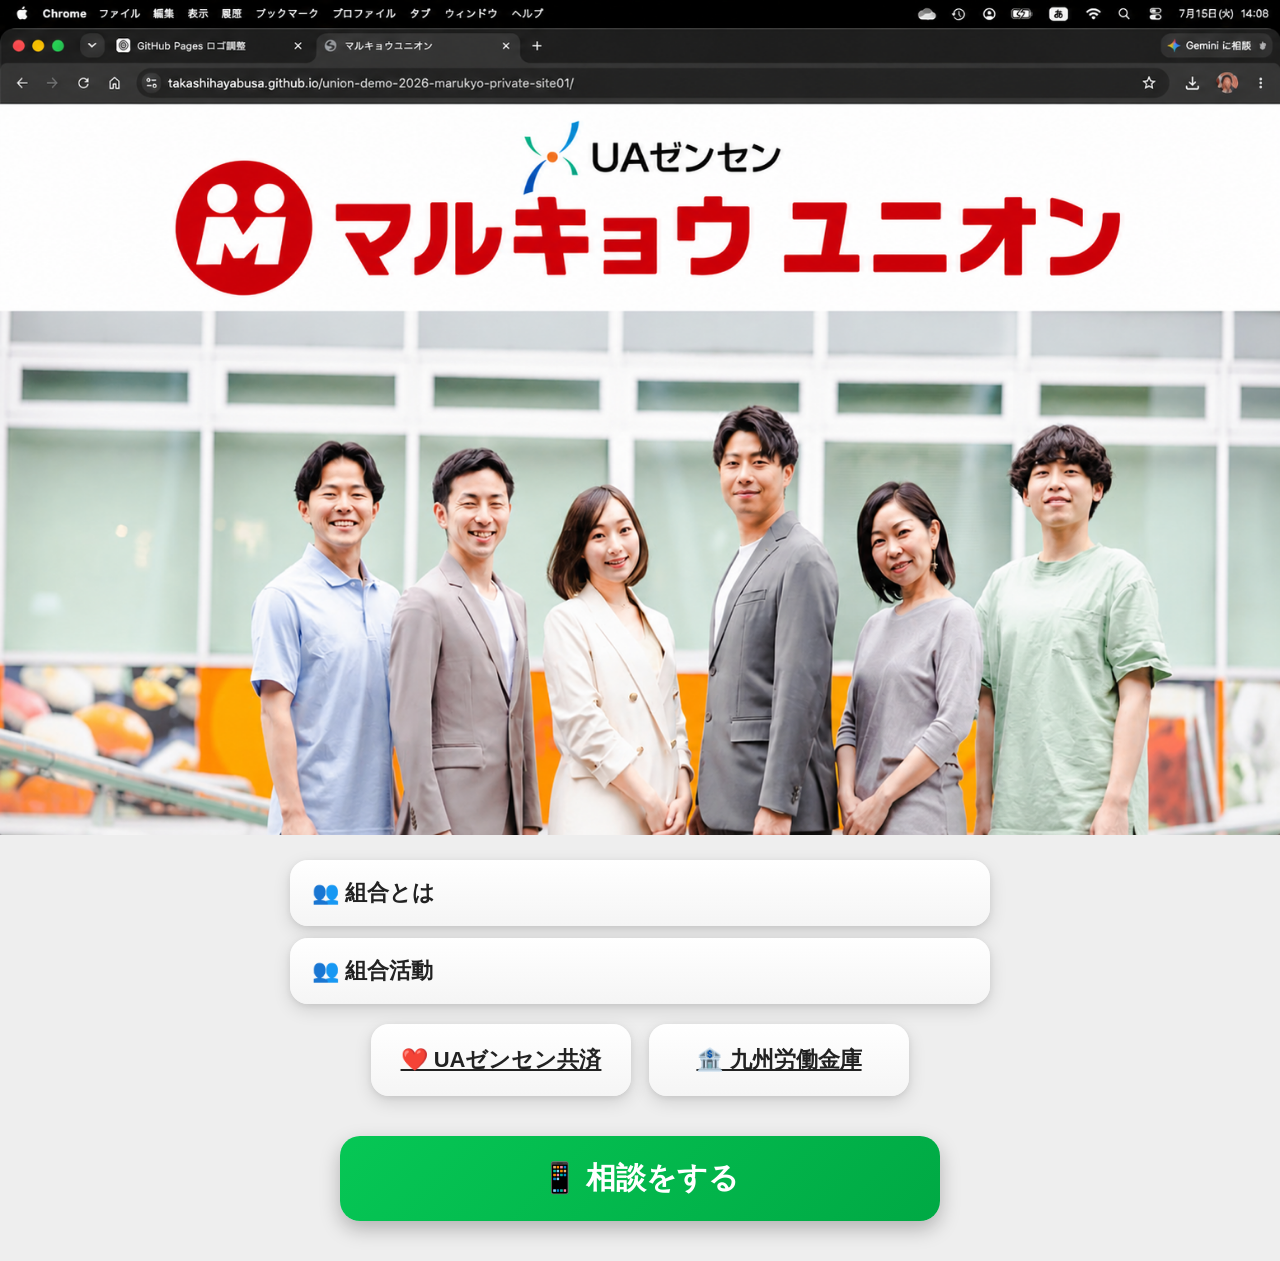
<file: index.html>
<!DOCTYPE html>
<html lang="ja">

<head>

<meta charset="UTF-8">
<meta name="viewport" content="width=device-width, initial-scale=1.0">

<title>マルキョウユニオン</title>

<link rel="stylesheet" href="style.css">

</head>

<body>
<!-- =========================
    ロゴ
========================= -->

<!-- =========================
    メイン画像
========================= -->

<div class="main-image">

    <img src="main-photo.png"
        class="main-img"
        alt="メイン画像">

</div>

<!-- =========================
    メニュー
========================= -->

<div class="menu">

    <!-- 組合とは -->

    <button class="btn"
        onclick="toggleContent('about-content')">

        👥 組合とは
    </button>
    <div id="about-content"
        class="content">

        <p>

            私たちマルキョウユニオンは、
            働く仲間が安心して働ける職場づくりを目指し、
            賃金・労働条件・福利厚生の改善に取り組んでいます。

        </p>

    </div>

    <!-- 組合活動 -->

    <button class="btn"
            onclick="toggleContent('activity-content')">

        👥 組合活動

    </button>

<div id="activity-content" class="content">

    <div class="activity-grid">

        <!-- 組合ニュース -->
        <div class="activity-item">

            <button class="activity-btn"
                    onclick="toggleContent('news-content')">
                📰 組合ニュース
            </button>

            <div id="news-content" class="sub-content">

                <div class="news-list">

                    <a href="4.pdf" class="pdf-btn" target="_blank">
                        📄 5月組合ニュース
                    </a>

                    <a href="5.pdf" class="pdf-btn" target="_blank">
                        📄 6月組合ニュース
                    </a>

                    <a href="6月組合活動報告.pdf" class="pdf-btn" target="_blank">

                        📄 7月組合ニュース
                    </a>

                </div>

            </div>

        </div>

        <!-- マイカー共済 -->
        <div class="activity-item">

            <a id="mycar"
                href="mycar.pdf"
                class="activity-btn"
                target="_blank">

                🚗 マイカー共済

            </a>

        </div>

        <!-- NISA・フリーローン -->
        <div class="activity-item">

            <a id="nisa"
                href="roukin.pdf"
                class="activity-btn"
                target="_blank">

                🏦 NISA・フリーローン

            </a>

        </div>

    </div>

</div>
        <!-- ニュース -</div>
　　=========================
        ゼンセン共済・九州労金
    ========================= -->

    <div class="bottom-links">

        <a href="https://uazensen.jp/kyousai_top/"
            class="btn"
            target="_blank">

            ❤️ UAゼンセン共済

        </a>

        <a href="https://kyusyu-rokin.com/"
            class="btn"
            target="_blank">

            🏦 九州労働金庫

        </a>

    </div>

</div>

<!-- =========================
    委員長相談
========================= -->

<div class="line-contact">

    <button class="consult-btn"
            onclick="toggleContent('consult')">

        📱 相談をする

    </button>

    <div id="consult" class="content">

        <h2>相談方法をお選びください</h2>

        <div class="consult-box">

            <!-- 電話相談 -->

            <div class="consult-card">

                <h3>📞 電話による相談</h3>

                <p>
                    スマートフォンをご利用の方は、
                    「📞 電話をかける」を押すとそのまま発信できます。
                </p>

                <h2>08017200311</h2>

                <a href="tel:09094855990"
                    class="phone-btn">

                📞 電話をかける

                </a>
            </div>

            <!-- LINE相談 -->

            <div class="consult-card">

                <h3>💬 LINEによる相談</h3>

                <p>

                    QRコードを読み取るか、
                    下のボタンをご利用ください。

                </p>

                <img src="kumaki.jpg"
                    class="line-qr"
                    alt="LINE QRコード">

                <a href="https://line.me/ti/p/HLkr0fU01K"
                    target="_blank"
                    class="line-btn">

                    LINEで相談する

                </a>

            </div>

        </div>

    </div>

</div>
<!-- =========================
    JavaScript
========================= -->
<script>
function toggleContent(id){

    const content = document.getElementById(id);

    if(content.classList.contains("active")){
        content.classList.remove("active");
    }else{
        content.classList.add("active");
    }
}

/* LINEリッチメニュー対応 */
window.onload = function(){

    const hash = window.location.hash;

    if(hash){

        // 組合とは
        if(hash=="#about-content"){
            document.getElementById("about-content").classList.add("active");
        }

        // 組合活動
        if(
            hash=="#activity-content" ||
            hash=="#news-content" ||
            hash=="#mycar" ||
            hash=="#nisa"
        ){
            document.getElementById("activity-content").classList.add("active");
        }

        // 組合ニュース
        if(hash=="#news-content"){
            document.getElementById("news-content").classList.add("active");
        }

        // 相談する
        if(hash=="#consult"){
            document.getElementById("consult").classList.add("active");
        }

        const target = document.querySelector(hash);

        if(target){
            setTimeout(function(){
                target.scrollIntoView({
                    behavior:"smooth",
                    block:"center"
                });
            },300);
        }

    }

}
</script>

</body>

</html>
</file>
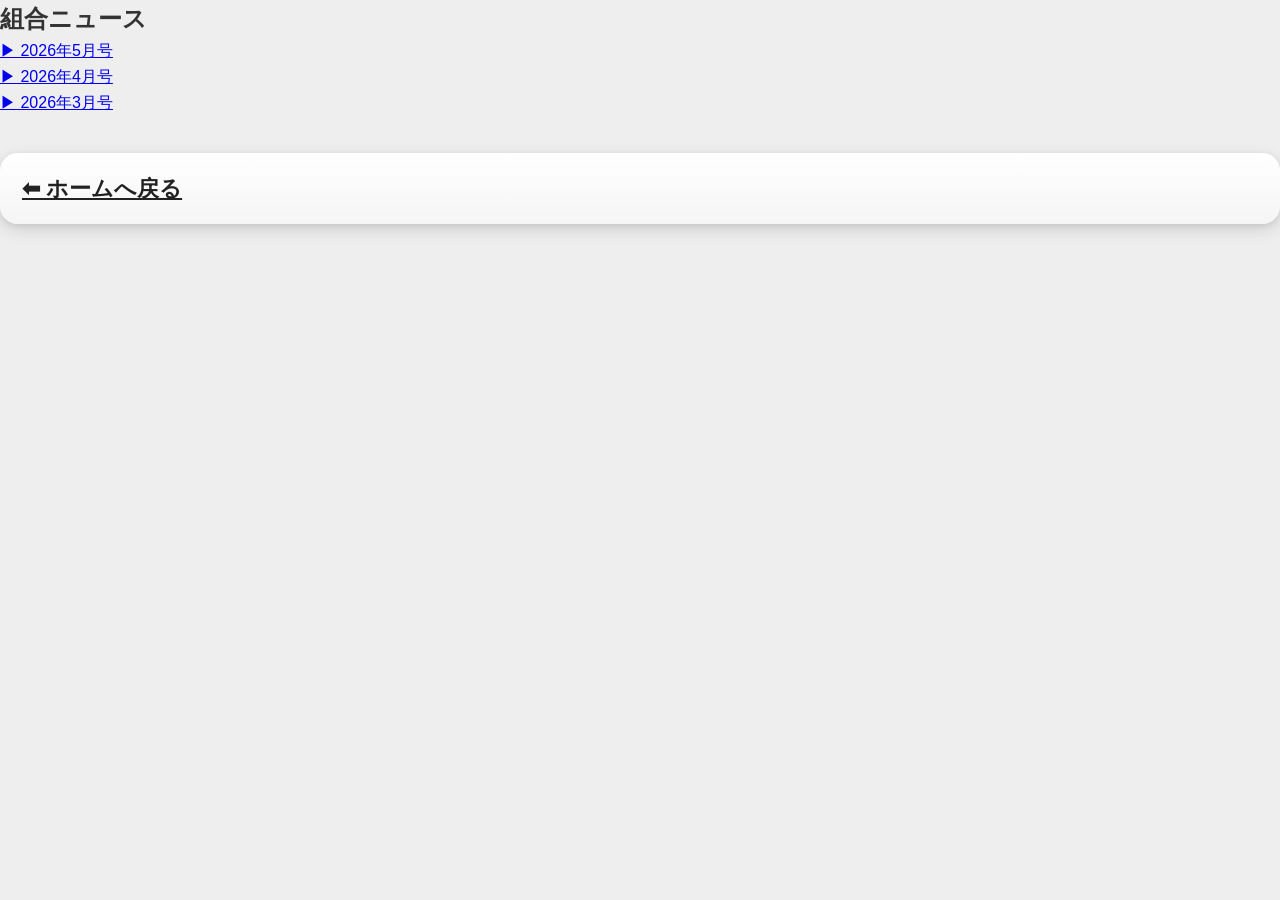
<file: news.html>
<!DOCTYPE html>
<html lang="ja">
<head>
<meta charset="UTF-8">
<meta name="viewport" content="width=device-width, initial-scale=1.0">
<title>組合ニュース</title>
<link rel="stylesheet" href="style.css">
</head>
<body>

<h2>組合ニュース</h2>

<p><a href="5月組合ニュース.pdf" target="_blank">▶ 2026年5月号</a></p>
<p><a href="4月組合ニュース.pdf" target="_blank">▶ 2026年4月号</a></p>
<p><a href="3月組合ニュース.pdf" target="_blank">▶ 2026年3月号</a></p>

<br>

<a href="index.html" class="btn">
⬅ ホームへ戻る
</a>

</body>
</html>
</file>
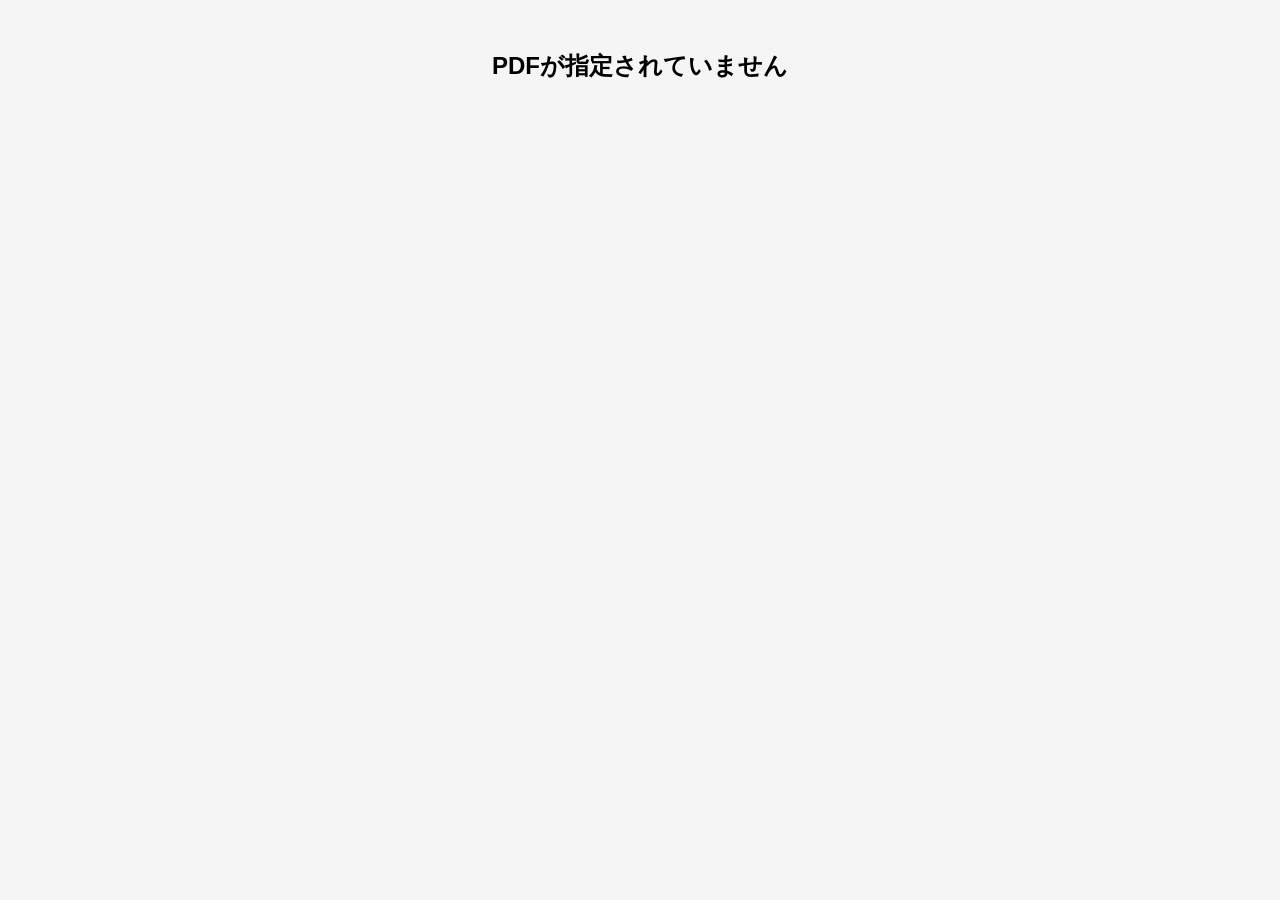
<file: pdf-viewer.html>
<!DOCTYPE html>
<html lang="ja">
<head>
<meta charset="UTF-8">
<meta name="viewport" content="width=device-width, initial-scale=1.0">
<title>資料閲覧</title>

<style>
body {
  margin: 0;
  font-family: sans-serif;
  background: #f5f5f5;
}

.header {
  background: #b71c1c;
  padding: 15px;
  text-align: center;
}

.home-btn {
  color: white;
  text-decoration: none;
  font-size: 18px;
  font-weight: bold;
}

.notice {
  text-align: center;
  padding: 10px;
  background: #fff3cd;
  color: #856404;
  font-size: 14px;
}

iframe {
  width: 100%;
  height: calc(100vh - 110px);
  border: none;
  background: white;
}
</style>
</head>

<body>

<div class="header">
  <a href="index.html" class="home-btn">
    🏠 ホームページへ戻る
  </a>
</div>

<div class="notice">
  PDF閲覧後は「ホームページへ戻る」を押してください
</div>

<iframe id="pdfFrame"></iframe>

<script>
const params = new URLSearchParams(window.location.search);
const pdf = params.get("file");

if (pdf) {
  document.getElementById("pdfFrame").src = pdf;
} else {
  document.body.innerHTML =
    "<h2 style='text-align:center;margin-top:50px;'>PDFが指定されていません</h2>";
}
</script>

</body>
</html>
</file>
<file: style.css>
/* ==========================================
   マルキョウユニオン style.css
========================================== */

*{
    margin:0;
    padding:0;
    box-sizing:border-box;
}

body{
    font-family:"Yu Gothic","Hiragino Sans",sans-serif;
    background:#eeeeee;
    color:#333;
    line-height:1.6;
   　margin:0;
    padding:0;
}

/* ==========================================
   ロゴ
========================================== */

.logo{
    width:100%;
    background:#fff;
    text-align:center;
    padding:0;
    margin:0;
    line-height:0;
}

.logo img{
    display:block;
    width:100%;
    max-width:1200px;
    height:auto;
    margin:0 auto;
}


/* ==========================================
   メイン画像
========================================== */

.main-image{
    width:100%;
    margin:0;
    padding:0;
    line-height:0;
}
.main-img{
    display:block;
    width:100%;
    height:auto;
    margin:0;
    padding:0;
}


/* ==========================================
   メニュー
========================================== */

.menu{
    width:90%;
    max-width:700px;
    margin:25px auto;
}

/* ==========================================
   共通ボタン
========================================== */




/*==========================================
  メインボタン（プロ仕様）
==========================================*/
.btn{

    width:100%;

    display:flex;
    align-items:center;
    justify-content:space-between;

    padding:18px 22px;

    margin:12px 0;

    border:none;
    border-radius:18px;

    background:linear-gradient(180deg,#ffffff,#f5f5f5);

    color:#222;

    font-size:22px;
    font-weight:700;

    cursor:pointer;

    box-shadow:
        0 6px 18px rgba(0,0,0,.12),
        0 2px 6px rgba(0,0,0,.08);

    transition:.25s ease;

    text-align:left;
}

.btn:hover{

    transform:translateY(-3px);

    box-shadow:0 12px 24px rgba(0,0,0,.20);

}

.pdf-btn:hover{

    background:#1259a8;

}
.btn-left{

    display:flex;

    flex-direction:column;

    align-items:flex-start;

    gap:6px;

    flex:1;

}
.btn-title{

    display:block;

    font-size:26px;

    font-weight:700;

    line-height:1.2;

}
.btn-sub{

    display:block;

    font-size:15px;

    color:#777;

    line-height:1.5;

}
.arrow{

    font-size:34px;

    color:#8B0000;

    font-weight:bold;

    transition:.3s;

}
.btn:hover .arrow{

    transform:translateX(6px);

}

/* ==========================================
   アコーディオン
========================================== */

/*==========================================
  コンテンツカード（プロ仕様）
==========================================*/

.content{

    display:none;

    background:#ffffff;

    margin-top:15px;
    margin-bottom:25px;

    padding:28px;

    border-radius:20px;

    border:1px solid #e6e6e6;

    box-shadow:
        0 8px 25px rgba(0,0,0,.08);

    line-height:1.9;

    font-size:18px;

    animation:fadeIn .35s ease;

}

.content p{
    color:#444;

    margin-bottom:15px;

    text-align:justify;

}

.content.active{

    display:block;

}
.content h2{

    font-size:24px;

    color:#8B0000;

    margin-bottom:18px;

    font-weight:700;

}
.btn + .content{

    margin-top:12px;

}

/* ==========================================
   組合活動
========================================== */

/* 組合活動（スマホ） */
/* 組合活動 */

.activity-grid{

    display:flex;
    flex-direction:column;
    gap:18px;

}

.activity-item{

    width:100%;

}

.activity-btn{

    display:flex;
    justify-content:center;
    align-items:center;

    width:100%;
    min-height:70px;

    padding:18px;

    background:#f5f5f5;

    border:none;
    border-radius:15px;

    box-shadow:0 4px 10px rgba(0,0,0,.12);

    text-decoration:none;
    color:#333;

    font-size:22px;
    font-weight:bold;

    cursor:pointer;

    transition:.3s;

    box-sizing:border-box;

}

.activity-btn:hover{

    background:#e6e6e6;

    transform:translateY(-2px);

}
/* ==========================================
   サブボタン
========================================== */

.sub-btn{
    display:flex;
    justify-content:center;
    align-items:center;

    width:100%;
    min-height:70px;

    padding:18px;
    margin-bottom:15px;

    background:#f5f5f5;

    border:none;
    border-radius:15px;

    box-shadow:0 4px 10px rgba(0,0,0,.12);

    text-align:center;
    text-decoration:none;

    font-size:20px;
    font-weight:bold;
    color:#333;

    cursor:pointer;

    box-sizing:border-box;
}
.sub-btn:hover{
    background:#e6e6e6;
    transform:translateY(-2px);
}

/* ==========================================
   ニュース一覧
========================================== */

.sub-content{

    display:none;

    margin-top:20px;

}

.sub-content.active{

    display:block;

}

/* ==========================================
   PDFボタン
========================================== */

.pdf-btn{

    display:block;

    width:100%;

    margin-top:12px;

    padding:16px;

    background:#1976d2;

    color:#ffffff;

    text-decoration:none;

    text-align:center;

    font-size:20px;

    font-weight:bold;

    border-radius:12px;

    transition:.3s;

    box-sizing:border-box;

}
.news-list{
    display:flex;
    flex-direction:column;
    gap:12px;
    width:100%;
}

.pdf-btn:hover{

    background:#1259a8;

}
/* ==========================================
   ゼンセン共済・九州労金
========================================== */

.bottom-links{

    display:flex;

    justify-content:center;

    align-items:center;

    gap:18px;

    margin-top:20px;

    margin-bottom:20px;

}

.bottom-links .btn{

    flex:1;

    max-width:260px;

    min-height:72px;

    display:flex;

    justify-content:center;

    align-items:center;

    margin:0;

    font-size:22px;

    white-space:nowrap;

}

/* ==========================================
   LINE相談
========================================== */

.line-contact{

    margin:40px auto;

    text-align:center;

}



/* ==========================================
   PDF表示
========================================== */

iframe{

    width:100%;

    height:700px;

    border:none;

    border-radius:12px;

    background:#ffffff;

}

/* ==========================================
   画像
========================================== */

img{

    max-width:100%;

    height:auto;

}

/* ==========================================
   共通余白
========================================== */

section{

    margin-bottom:30px;

}

/* ===== 委員長相談 ===== */

.consult-btn{

    display:block;

    width:100%;
    max-width:600px;

    margin:20px auto;

    padding:22px;

    border:none;

    border-radius:20px;

    background:linear-gradient(135deg,#06C755,#00A944);

    color:white;

    font-size:30px;

    font-weight:bold;

    cursor:pointer;

    box-shadow:0 8px 20px rgba(0,0,0,.25);

}

.consult-content{

    display:none;

    margin:30px auto;

    max-width:1000px;

    background:white;

    border-radius:25px;

    padding:35px;

    box-shadow:0 10px 30px rgba(0,0,0,.18);

}

.consult-box{

    display:flex;

    gap:25px;

    justify-content:center;

    flex-wrap:wrap;

}

.consult-card{

    flex:1;

    min-width:320px;

    background:#f8fff9;

    border:1px solid #dcefdc;

    border-radius:20px;

    padding:30px;

    text-align:center;

}

.consult-card h3{

    font-size:28px;

    margin-bottom:15px;

}

.consult-card h1{

    color:#06C755;

    font-size:48px;

    margin:20px 0;

}

.phone-btn,
.line-btn{

    display:inline-block;

    margin-top:20px;

    padding:16px 35px;

    border-radius:15px;

    background:#06C755;

    color:white;

    text-decoration:none;

    font-size:24px;

    font-weight:bold;

}

.line-qr{

    width:180px;

    display:block;

    margin:20px auto;

}
.consult-content{
    display:none;
}

.consult-content.active{
    display:block;
}
.consult-btn{
    position: relative;
    z-index: 9999;
}
.activity-grid{
    display:flex;
    flex-direction:column;
    align-items:center;
    gap:15px;
}

.activity-grid .sub-btn,
.activity-grid .activity-btn{

    width:100%;
    max-width:600px;

    display:flex;
    justify-content:center;
    align-items:center;

    min-height:70px;

    margin:0 auto;

    border-radius:15px;

    font-size:20px;
    font-weight:bold;

    text-decoration:none;
}
/* ボタンにマウスを乗せた時 */

.btn:hover{

    transform:translateY(-3px);

    box-shadow:
        0 12px 28px rgba(0,0,0,.18),
        0 4px 10px rgba(0,0,0,.12);

    background:linear-gradient(180deg,#ffffff,#ececec);

}

@media(max-width:768px){

    .consult-box{

        flex-direction:column;

    }

    .consult-card{

        min-width:100%;

    }

}
/* ==========================================
   スマホ対応
========================================== */

@media screen and (max-width:768px){

    .activity-grid{

        display:block !important;

    }

    .activity-grid .sub-btn{

        display:flex;

        width:100%;

        margin:12px 0;

        justify-content:center;

        align-items:center;

        font-size:18px;

        white-space:normal;

        height:auto;

        min-height:65px;

        line-height:1.5;

        box-sizing:border-box;

    }
   /* ボタンを押した時 */

.btn:active{

    transform:scale(.98);

　　}
/* ==========================================
   PC
========================================== */


@media (max-width:768px){

    .line-contact{
        margin:20px 15px;
        padding:20px;
    }

    .line-qr{
        width:180px;
    }

    .line-btn{
        width:90%;
        font-size:18px;
        padding:15px 0;
    }
}
/* スマホでは縦並び */
@media screen and (max-width:768px){

    .bottom-links{

        display:flex;

        flex-direction:column;

        gap:15px;

        width:100%;

    }

    .bottom-links .btn{

        width:100%;

        max-width:none;

        margin:0;

    }

}
   /* スマホ */

@media(max-width:768px){

.btn{

    font-size:20px;

    padding:16px 18px;

    border-radius:16px;

　}
/*==========================================
  フェードイン
==========================================*/

@keyframes fadeIn{

    from{

        opacity:0;
        transform:translateY(10px);

    }

    to{

        opacity:1;
        transform:translateY(0);

    }

}

}
</file>
